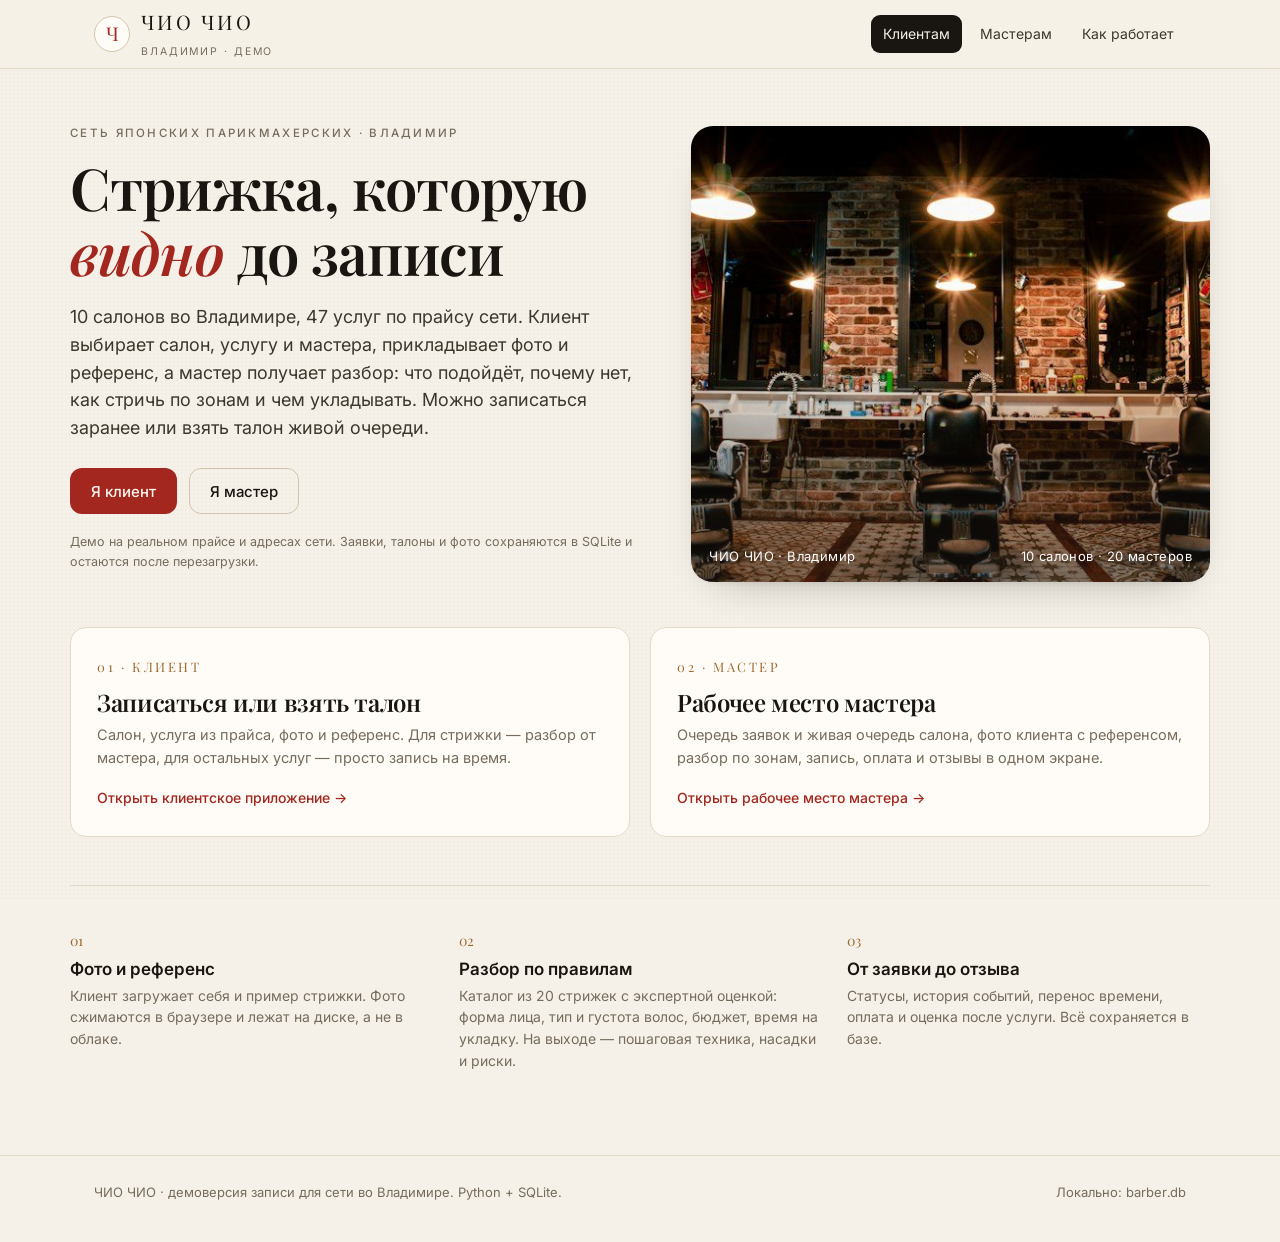
<file: index.html>
<!DOCTYPE html>
<html lang="ru">
<head>
<meta charset="utf-8">
<link rel="icon" href="data:,">
<meta name="viewport" content="width=device-width, initial-scale=1">
<title>ЧИО ЧИО Владимир — запись и разбор стрижки</title>
<link rel="preconnect" href="https://fonts.googleapis.com">
<link rel="preconnect" href="https://fonts.gstatic.com" crossorigin>
<link href="https://fonts.googleapis.com/css2?family=Inter:wght@300;400;500;600&family=Playfair+Display:ital,wght@0,500;0,600;1,500&display=swap" rel="stylesheet">
<link rel="stylesheet" href="./app.css">
</head>
<body>

<header class="topbar">
  <div class="wrap topbar-in">
    <a class="brand" href="./index.html">
      <span class="brand-mark">Ч</span>
      <span>
        <span class="brand-name">ЧИО ЧИО</span><br>
        <span class="brand-sub">Владимир · демо</span>
      </span>
    </a>
    <nav class="nav">
      <a href="./index.html" class="active">Клиентам</a>
      <a href="./master.html">Мастерам</a>
      <a href="#how">Как работает</a>
    </nav>
  </div>
</header>

<main>
  <section class="wrap hero">
    <div class="hero-grid">
      <div>
        <div class="eyebrow">сеть японских парикмахерских · Владимир</div>
        <h1>Стрижка, которую <em>видно</em> до записи</h1>
        <p class="lead">10 салонов во Владимире, 47 услуг по прайсу сети. Клиент выбирает салон,
          услугу и мастера, прикладывает фото и референс, а мастер получает разбор: что подойдёт,
          почему нет, как стричь по зонам и чем укладывать. Можно записаться заранее или взять
          талон живой очереди.</p>
        <div class="row" style="margin-top:26px">
          <a class="btn btn-primary" href="./client.html">Я клиент</a>
          <a class="btn btn-ghost" href="./master.html">Я мастер</a>
        </div>
        <p class="tiny muted" style="margin-top:18px">Демо на реальном прайсе и адресах сети. Заявки, талоны
          и фото сохраняются в SQLite и остаются после перезагрузки.</p>
      </div>
      <figure class="hero-figure" style="margin:0">
        <img src="./img/hero_salon.jpg" alt="Зал барбершопа">
        <figcaption class="hero-caption"><span>ЧИО ЧИО · Владимир</span><span>10 салонов · 20 мастеров</span></figcaption>
      </figure>
    </div>

    <div class="role-grid" style="margin-top:44px">
      <a class="role-card" href="./client.html">
        <span class="num">01 · КЛИЕНТ</span>
        <h3>Записаться или взять талон</h3>
        <p>Салон, услуга из прайса, фото и референс. Для стрижки — разбор от мастера,
          для остальных услуг — просто запись на время.</p>
        <span class="go">Открыть клиентское приложение →</span>
      </a>
      <a class="role-card" href="./master.html">
        <span class="num">02 · МАСТЕР</span>
        <h3>Рабочее место мастера</h3>
        <p>Очередь заявок и живая очередь салона, фото клиента с референсом, разбор по зонам,
          запись, оплата и отзывы в одном экране.</p>
        <span class="go">Открыть рабочее место мастера →</span>
      </a>
    </div>

    <div class="feature-row" id="how">
      <div class="feature">
        <div class="idx">01</div>
        <h4>Фото и референс</h4>
        <p>Клиент загружает себя и пример стрижки. Фото сжимаются в браузере и лежат на диске,
          а не в облаке.</p>
      </div>
      <div class="feature">
        <div class="idx">02</div>
        <h4>Разбор по правилам</h4>
        <p>Каталог из 20 стрижек с экспертной оценкой: форма лица, тип и густота волос, бюджет,
          время на укладку. На выходе — пошаговая техника, насадки и риски.</p>
      </div>
      <div class="feature">
        <div class="idx">03</div>
        <h4>От заявки до отзыва</h4>
        <p>Статусы, история событий, перенос времени, оплата и оценка после услуги. Всё сохраняется
          в базе.</p>
      </div>
    </div>
  </section>
</main>

<footer class="site">
  <div class="wrap row between">
    <span>ЧИО ЧИО · демоверсия записи для сети во Владимире. Python + SQLite.</span>
    <span>Локально: <span class="mono">barber.db</span></span>
  </div>
</footer>

</body>
</html>
</file>
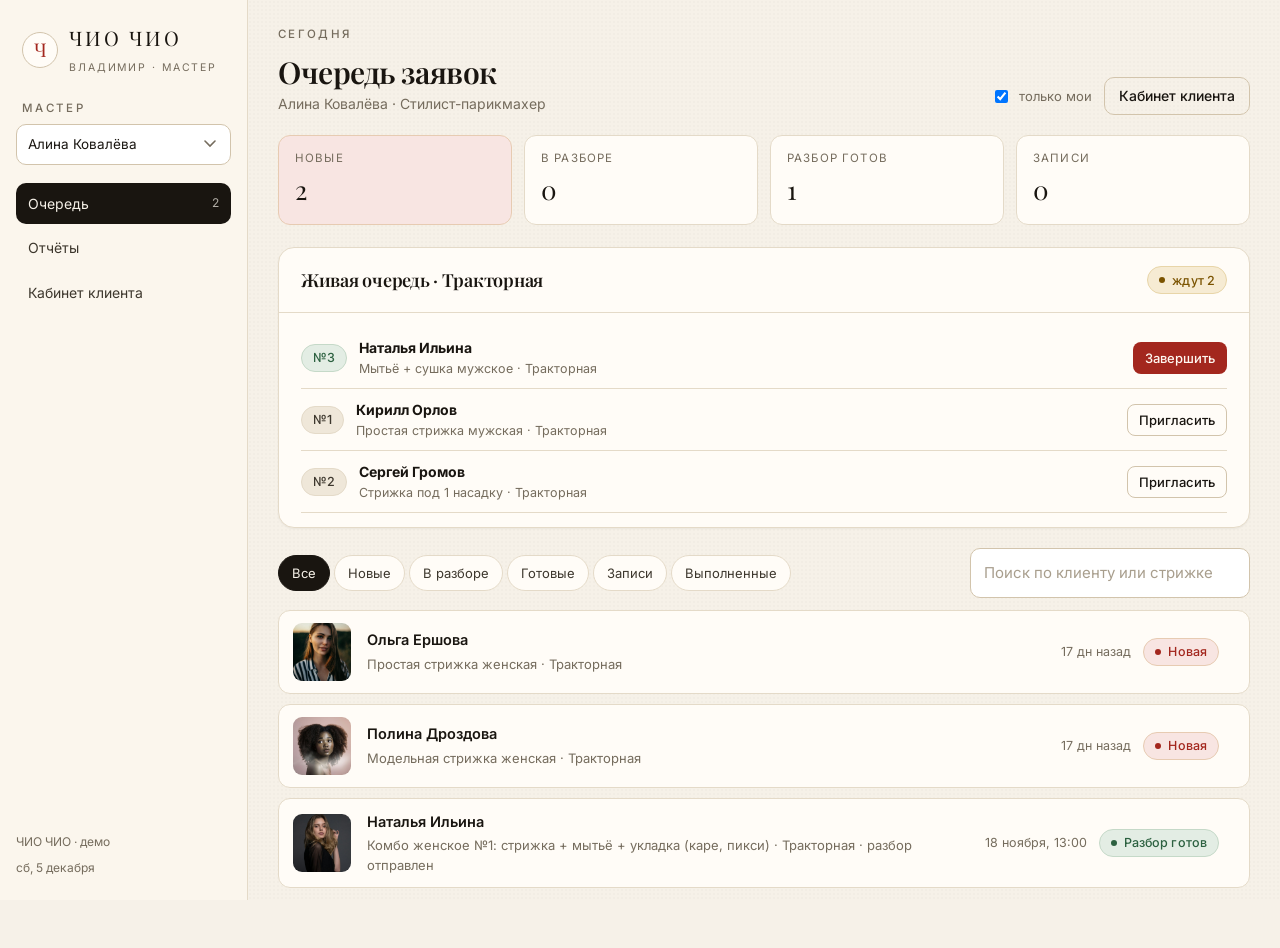
<file: master.html>
<!DOCTYPE html>
<html lang="ru">
<head>
<meta charset="utf-8">
<link rel="icon" href="data:,">
<meta name="viewport" content="width=device-width, initial-scale=1">
<title>ЧИО ЧИО — рабочее место мастера</title>
<link rel="preconnect" href="https://fonts.googleapis.com">
<link rel="preconnect" href="https://fonts.gstatic.com" crossorigin>
<link href="https://fonts.googleapis.com/css2?family=Inter:wght@300;400;500;600&family=Playfair+Display:ital,wght@0,500;0,600;1,500&display=swap" rel="stylesheet">
<link rel="stylesheet" href="./app.css">
</head>
<body>

<div class="shell">
  <aside class="side">
    <a class="brand" href="./master.html">
      <span class="brand-mark">Ч</span>
      <span>
        <span class="brand-name">ЧИО ЧИО</span><br>
        <span class="brand-sub">Владимир · мастер</span>
      </span>
    </a>

    <div>
      <div class="eyebrow" style="margin:0 0 6px 6px">мастер</div>
      <select class="select master-select" id="master-select"></select>
    </div>

    <nav class="side-nav" id="side-nav">
      <button data-route="queue" class="active">Очередь <span class="cnt" id="cnt-new"></span></button>
      <button data-route="report">Отчёты</button>
      <a href="./client.html">Кабинет клиента</a>
    </nav>

    <div class="side-foot">
      <span>ЧИО ЧИО · демо</span>
      <span id="today"></span>
    </div>
  </aside>

  <main class="master-main" id="view"></main>
</div>

<script src="./data.js"></script>
<script src="./analysis.js"></script>
<script src="./mock-api.js"></script>
<script src="./api.js"></script>
<script src="./master.js"></script>
</body>
</html>
</file>
<file: app.css>
/* ГРАНИ — общая дизайн-система демо: тёплая бумага, чернила, медь */

:root {
  --paper: #f6f1e8;
  --paper-2: #efe7d9;
  --surface: #fffcf7;
  --surface-2: #fbf6ed;
  --ink: #191510;
  --ink-2: #3d372d;
  --muted: #756c5d;
  --line: #e4dac8;
  --line-2: #d2c4ac;
  --copper: #a3271e;
  --copper-2: #c0392b;
  --copper-soft: #f8e5e2;
  --brass: #9c6b34;
  --ok: #2c6140;
  --ok-soft: #e3ede4;
  --warn: #7a5300;
  --warn-soft: #f6ebd3;
  --bad: #8a2e2a;
  --bad-soft: #f6e0dd;
  --shadow-sm: 0 1px 2px rgba(25, 21, 16, 0.05);
  --shadow: 0 2px 4px rgba(25, 21, 16, 0.04), 0 18px 44px -28px rgba(25, 21, 16, 0.45);
  --r: 16px;
  --r-sm: 10px;
  --font: "Inter", -apple-system, BlinkMacSystemFont, "Segoe UI", sans-serif;
  --display: "Playfair Display", Georgia, "Times New Roman", serif;
}

*, *::before, *::after { box-sizing: border-box; }

html { -webkit-text-size-adjust: 100%; }

body {
  margin: 0;
  background: var(--paper);
  color: var(--ink);
  font-family: var(--font);
  font-size: 16px;
  line-height: 1.55;
  -webkit-font-smoothing: antialiased;
}

body::before {
  content: "";
  position: fixed;
  inset: 0;
  pointer-events: none;
  z-index: 0;
  opacity: 0.5;
  background-image: radial-gradient(rgba(25, 21, 16, 0.035) 1px, transparent 1px);
  background-size: 4px 4px;
}

main, header, footer, aside { position: relative; z-index: 1; }

img { max-width: 100%; display: block; }

svg { width: 18px; height: 18px; flex: none; }

a { color: var(--copper); text-decoration-thickness: 1px; text-underline-offset: 3px; }

h1, h2, h3, h4 {
  font-family: var(--display);
  font-weight: 600;
  letter-spacing: -0.015em;
  line-height: 1.12;
  margin: 0 0 0.5em;
}

h1 { font-size: clamp(34px, 5vw, 58px); }
h2 { font-size: clamp(26px, 3vw, 34px); }
h3 { font-size: 21px; }
h4 { font-size: 17px; font-family: var(--font); font-weight: 600; letter-spacing: 0; }

p { margin: 0 0 1em; }

.lead { font-size: 18px; color: var(--ink-2); max-width: 56ch; }
.muted { color: var(--muted); }
.small { font-size: 14px; }
.tiny { font-size: 12.5px; }
.mono { font-variant-numeric: tabular-nums; }
.center { text-align: center; }
.nowrap { white-space: nowrap; }
.hidden { display: none !important; }

.wrap { width: 100%; max-width: 1140px; margin: 0 auto; padding: 0 24px; }
.stack > * + * { margin-top: 14px; }
.row { display: flex; gap: 12px; align-items: center; flex-wrap: wrap; }
.row.between { justify-content: space-between; }
.grow { flex: 1 1 auto; min-width: 0; }

/* ---------- верхняя панель ---------- */

.topbar {
  position: sticky;
  top: 0;
  z-index: 30;
  background: color-mix(in srgb, var(--paper) 88%, transparent);
  backdrop-filter: blur(10px);
  border-bottom: 1px solid var(--line);
}
.topbar-in { display: flex; align-items: center; gap: 18px; height: 68px; }

.brand { display: flex; align-items: center; gap: 11px; text-decoration: none; color: var(--ink); }
.brand-mark {
  width: 36px; height: 36px; border-radius: 50%;
  border: 1px solid var(--line-2);
  display: grid; place-items: center;
  font-family: var(--display); font-size: 19px; color: var(--copper);
  background: var(--surface);
}
.brand-name { font-family: var(--display); font-size: 20px; letter-spacing: 0.14em; }
.brand-sub { font-size: 10.5px; letter-spacing: 0.18em; text-transform: uppercase; color: var(--muted); }

.nav { margin-left: auto; display: flex; align-items: center; gap: 6px; }
.nav a, .nav button.navlink {
  font: inherit; font-size: 14px; color: var(--ink-2); text-decoration: none;
  padding: 8px 12px; border-radius: 9px; border: 0; background: none; cursor: pointer;
}
.nav a:hover, .nav button.navlink:hover { background: var(--paper-2); color: var(--ink); }
.nav a.active { background: var(--ink); color: var(--paper); }

/* ---------- кнопки ---------- */

.btn {
  --btn-bg: var(--ink);
  --btn-fg: var(--paper);
  display: inline-flex; align-items: center; justify-content: center; gap: 9px;
  min-height: 46px; padding: 0 20px;
  font: inherit; font-size: 15px; font-weight: 500;
  color: var(--btn-fg); background: var(--btn-bg);
  border: 1px solid transparent; border-radius: 12px;
  cursor: pointer; text-decoration: none;
  transition: transform 0.15s ease, box-shadow 0.2s ease, background 0.2s ease, opacity 0.2s;
  white-space: nowrap;
}
.btn:hover { transform: translateY(-1px); box-shadow: var(--shadow); }
.btn:active { transform: translateY(0); }
.btn:focus-visible, a:focus-visible, button:focus-visible, input:focus-visible,
select:focus-visible, textarea:focus-visible, [tabindex]:focus-visible {
  outline: 2px solid var(--copper);
  outline-offset: 2px;
}
.btn[disabled] { opacity: 0.45; cursor: not-allowed; transform: none; box-shadow: none; }
.btn svg { width: 18px; height: 18px; flex: none; }

.btn-primary { --btn-bg: var(--copper); --btn-fg: #fff8f1; }
.btn-primary:hover { --btn-bg: #7c3612; }
.btn-ghost { --btn-bg: transparent; --btn-fg: var(--ink); border-color: var(--line-2); }
.btn-ghost:hover { --btn-bg: var(--surface); }
.btn-soft { --btn-bg: var(--copper-soft); --btn-fg: var(--copper); }
.btn-danger { --btn-bg: var(--bad-soft); --btn-fg: var(--bad); }
.btn-sm { min-height: 38px; padding: 0 14px; font-size: 14px; border-radius: 10px; }
.btn-xs { min-height: 32px; padding: 0 11px; font-size: 13px; border-radius: 8px; }
.btn-block { width: 100%; }

/* ---------- бейджи и чипы ---------- */

.pill {
  display: inline-flex; align-items: center; gap: 7px;
  height: 28px; padding: 0 11px; border-radius: 999px;
  font-size: 12.5px; font-weight: 500; letter-spacing: 0.01em;
  background: var(--paper-2); color: var(--ink-2); border: 1px solid var(--line);
  white-space: nowrap;
}
.pill .dot { width: 6px; height: 6px; border-radius: 50%; background: currentColor; }
.pill-new { background: var(--copper-soft); color: var(--copper); border-color: #e7cbb2; }
.pill-in_work { background: var(--warn-soft); color: var(--warn); border-color: #e8d5a8; }
.pill-ready { background: var(--ok-soft); color: var(--ok); border-color: #c5d9c8; }
.pill-booked { background: var(--ink); color: var(--paper); border-color: var(--ink); }
.pill-done { background: #fff; color: var(--ok); border-color: #c5d9c8; }
.pill-declined { background: var(--bad-soft); color: var(--bad); border-color: #e3c0bc; }

.chip {
  display: inline-flex; align-items: center; gap: 6px;
  padding: 7px 12px; border-radius: 999px; font-size: 13px;
  background: var(--surface); border: 1px solid var(--line); color: var(--ink-2);
}
.chip b { font-weight: 600; color: var(--ink); }

.tag {
  display: inline-flex; align-items: center; gap: 6px;
  padding: 5px 10px; border-radius: 8px; font-size: 13px;
  background: var(--surface-2); border: 1px solid var(--line); color: var(--ink-2);
}

.eyebrow {
  font-size: 11.5px; letter-spacing: 0.2em; text-transform: uppercase;
  color: var(--muted); font-weight: 500; margin-bottom: 12px;
}

/* ---------- карточки ---------- */

.card {
  background: var(--surface);
  border: 1px solid var(--line);
  border-radius: var(--r);
  box-shadow: var(--shadow-sm);
}
.card-pad { padding: 22px; }
.card-head { padding: 18px 22px; border-bottom: 1px solid var(--line); display: flex; align-items: center; gap: 12px; }
.card-head h3 { margin: 0; font-size: 18px; }
.card-body { padding: 22px; }
.card-foot { padding: 16px 22px; border-top: 1px solid var(--line); background: var(--surface-2); border-radius: 0 0 var(--r) var(--r); }

.hairline { height: 1px; background: var(--line); border: 0; margin: 20px 0; }

/* ---------- формы ---------- */

.field { display: block; }
.field + .field { margin-top: 16px; }
.label { display: block; font-size: 13.5px; font-weight: 500; color: var(--ink-2); margin-bottom: 7px; }
.hint { font-size: 12.5px; color: var(--muted); margin-top: 6px; }

.input, .select, .textarea {
  width: 100%; font: inherit; font-size: 15px; color: var(--ink);
  background: #fff; border: 1px solid var(--line-2); border-radius: var(--r-sm);
  padding: 12px 13px; min-height: 46px;
  transition: border-color 0.15s, box-shadow 0.15s;
}
.input::placeholder, .textarea::placeholder { color: #a89e8d; }
.input:focus, .select:focus, .textarea:focus {
  border-color: var(--copper); box-shadow: 0 0 0 3px rgba(142, 63, 22, 0.12); outline: none;
}
.textarea { min-height: 96px; resize: vertical; line-height: 1.5; }
.select {
  appearance: none;
  background-image: url("data:image/svg+xml,%3Csvg xmlns='http://www.w3.org/2000/svg' width='12' height='8' viewBox='0 0 12 8'%3E%3Cpath d='M1 1l5 5 5-5' fill='none' stroke='%23756c5d' stroke-width='1.6' stroke-linecap='round'/%3E%3C/svg%3E");
  background-repeat: no-repeat; background-position: right 14px center; padding-right: 38px;
}
.grid-2 { display: grid; grid-template-columns: 1fr 1fr; gap: 16px; }
.grid-3 { display: grid; grid-template-columns: repeat(3, 1fr); gap: 16px; }

/* ---------- фото ---------- */

.photo {
  position: relative; overflow: hidden; border-radius: var(--r-sm);
  background: var(--paper-2); border: 1px solid var(--line);
}
.photo img { width: 100%; height: 100%; object-fit: cover; display: block; }
.photo-tag {
  position: absolute; left: 8px; bottom: 8px;
  background: rgba(25, 21, 16, 0.72); color: #fff;
  font-size: 11px; letter-spacing: 0.08em; text-transform: uppercase;
  padding: 4px 8px; border-radius: 6px; backdrop-filter: blur(4px);
}
.photo-del {
  position: absolute; right: 8px; top: 8px; width: 28px; height: 28px;
  border-radius: 50%; border: 0; background: rgba(25, 21, 16, 0.7); color: #fff;
  display: grid; place-items: center; cursor: pointer; font-size: 16px; line-height: 1;
}
.photo-del:hover { background: var(--bad); }

.dropzone {
  display: grid; place-items: center; text-align: center; gap: 6px;
  min-height: 168px; padding: 22px;
  border: 1.5px dashed var(--line-2); border-radius: var(--r);
  background: var(--surface-2); color: var(--muted); cursor: pointer;
  transition: border-color 0.15s, background 0.15s;
}
.dropzone:hover, .dropzone.over { border-color: var(--copper); background: var(--copper-soft); color: var(--copper); }
.dropzone strong { color: var(--ink-2); font-weight: 600; }

/* ---------- лендинг ---------- */

.hero { padding: 56px 0 40px; }
.hero-grid { display: grid; grid-template-columns: 1.05fr 0.95fr; gap: 48px; align-items: center; }
.hero h1 { margin-bottom: 18px; }
.hero h1 em { font-style: italic; color: var(--copper); }
.hero-figure { position: relative; border-radius: 22px; overflow: hidden; box-shadow: var(--shadow); aspect-ratio: 5 / 4.4; }
.hero-figure img { width: 100%; height: 100%; object-fit: cover; }
.hero-figure::after {
  content: ""; position: absolute; inset: 0;
  background: linear-gradient(180deg, rgba(25,21,16,0) 45%, rgba(25,21,16,0.55) 100%);
}
.hero-caption {
  position: absolute; bottom: 16px; left: 18px; right: 18px; z-index: 2;
  color: #fff; font-size: 13px; letter-spacing: 0.03em; display: flex; justify-content: space-between; gap: 12px;
}
.role-grid { display: grid; grid-template-columns: 1fr 1fr; gap: 20px; margin-top: 8px; }
.role-card {
  display: block; padding: 26px; text-decoration: none; color: inherit;
  background: var(--surface); border: 1px solid var(--line); border-radius: var(--r);
  transition: transform 0.2s, box-shadow 0.2s, border-color 0.2s;
}
.role-card:hover { transform: translateY(-3px); box-shadow: var(--shadow); border-color: var(--line-2); }
.role-card .num { font-family: var(--display); font-size: 13px; color: var(--brass); letter-spacing: 0.2em; }
.role-card h3 { margin: 10px 0 8px; font-size: 24px; }
.role-card p { color: var(--muted); font-size: 14.5px; margin-bottom: 16px; }
.role-card .go { display: inline-flex; align-items: center; gap: 8px; font-size: 14px; color: var(--copper); font-weight: 500; }

.feature-row { display: grid; grid-template-columns: repeat(3, 1fr); gap: 26px; padding: 44px 0; border-top: 1px solid var(--line); margin-top: 48px; }
.feature h4 { margin-bottom: 6px; }
.feature p { font-size: 14px; color: var(--muted); margin: 0; }
.feature .idx { font-family: var(--display); color: var(--brass); font-size: 14px; margin-bottom: 8px; }

footer.site { border-top: 1px solid var(--line); padding: 26px 0 40px; color: var(--muted); font-size: 13px; }

/* ---------- вход ---------- */

.auth { max-width: 460px; margin: 6vh auto 0; }
.auth h1 { font-size: 34px; }
.quick-list { display: grid; gap: 8px; margin-top: 14px; }
.quick-row {
  display: flex; align-items: center; gap: 10px; width: 100%; text-align: left;
  padding: 10px 12px; border-radius: 10px; border: 1px solid var(--line);
  background: var(--surface); cursor: pointer; font: inherit; font-size: 14px;
}
.quick-row:hover { border-color: var(--copper); background: var(--copper-soft); }
.avatar {
  width: 34px; height: 34px; border-radius: 50%; object-fit: cover;
  border: 1px solid var(--line); background: var(--paper-2); flex: none;
}
.avatar-lg { width: 46px; height: 46px; }
.avatar-letter { display: grid; place-items: center; color: var(--copper); font-size: 15px; }

/* ---------- список заявок ---------- */

.section-head { display: flex; align-items: flex-end; justify-content: space-between; gap: 16px; margin: 34px 0 16px; }
.section-head h2 { margin: 0; }

.req-list { display: grid; gap: 12px; }
.req-card {
  display: grid; grid-template-columns: 76px 1fr auto; gap: 16px; align-items: center;
  padding: 14px; background: var(--surface); border: 1px solid var(--line);
  border-radius: 14px; cursor: pointer; transition: border-color 0.15s, transform 0.15s, box-shadow 0.15s;
}
.req-card:hover { border-color: var(--line-2); transform: translateY(-1px); box-shadow: var(--shadow-sm); }
.req-thumb { width: 76px; height: 76px; border-radius: 10px; overflow: hidden; background: var(--paper-2); }
.req-thumb img { width: 100%; height: 100%; object-fit: cover; }
.req-main { min-width: 0; }
.req-main .title { font-weight: 600; font-size: 15.5px; display: flex; align-items: center; gap: 10px; flex-wrap: wrap; }
.req-main .meta { color: var(--muted); font-size: 13px; margin-top: 3px; display: flex; gap: 14px; flex-wrap: wrap; }
.req-main .req-meta { color: var(--muted); font-size: 13px; margin-top: 3px; display: flex; gap: 14px; flex-wrap: wrap; }
.req-side { text-align: right; display: grid; gap: 6px; justify-items: end; }

/* ---------- визард ---------- */

.wizard-head { display: flex; align-items: center; gap: 10px; margin-bottom: 22px; flex-wrap: wrap; }
.wstep { display: flex; align-items: center; gap: 8px; font-size: 13px; color: var(--muted); }
.wstep .n {
  width: 24px; height: 24px; border-radius: 50%; display: grid; place-items: center;
  border: 1px solid var(--line-2); font-size: 12px; background: var(--surface);
}
.wstep.active { color: var(--ink); }
.wstep.active .n { background: var(--ink); color: var(--paper); border-color: var(--ink); }
.wstep.done .n { background: var(--ok-soft); color: var(--ok); border-color: #c5d9c8; }
.wstep-sep { width: 26px; height: 1px; background: var(--line-2); }

.panel { background: var(--surface); border: 1px solid var(--line); border-radius: var(--r); padding: 26px; box-shadow: var(--shadow-sm); }
.panel h2 { font-size: 26px; margin-bottom: 6px; }
.panel > .lead { margin-bottom: 22px; font-size: 15px; }

.style-grid { display: grid; grid-template-columns: repeat(2, 1fr); gap: 12px; max-height: 430px; overflow: auto; padding-right: 4px; }
.style-card {
  text-align: left; padding: 14px 15px; border-radius: 12px; cursor: pointer;
  border: 1px solid var(--line); background: var(--surface); font: inherit;
  transition: border-color 0.15s, background 0.15s;
}
.style-card:hover { border-color: var(--line-2); background: var(--surface-2); }
.style-card.sel { border-color: var(--copper); background: var(--copper-soft); box-shadow: 0 0 0 3px rgba(142,63,22,0.08); }
.style-card .nm { font-weight: 600; font-size: 14.5px; display: flex; justify-content: space-between; gap: 8px; }
.style-card .tl { font-size: 12.5px; color: var(--muted); margin-top: 4px; line-height: 1.4; }
.style-card .pr { font-size: 12.5px; color: var(--copper); margin-top: 6px; white-space: nowrap; }

.photo-grid { display: grid; grid-template-columns: repeat(auto-fill, minmax(120px, 1fr)); gap: 10px; margin-top: 12px; }
.photo-grid .photo { aspect-ratio: 1 / 1.15; }

/* ---------- детальная заявка ---------- */

.detail-grid { display: grid; grid-template-columns: 1.55fr 1fr; gap: 22px; align-items: start; }
.hero-photos { display: grid; grid-template-columns: 1fr 1fr; gap: 12px; }
.hero-photos .photo { aspect-ratio: 4 / 4.6; }
.hero-photos .photo:only-child { grid-column: span 2; aspect-ratio: 16 / 10; }

.kv { display: grid; grid-template-columns: auto 1fr; gap: 8px 16px; font-size: 14px; }
.kv dt { color: var(--muted); }
.kv dd { margin: 0; }

.verdict {
  border-radius: 14px; padding: 18px 20px; border: 1px solid var(--line);
  background: var(--surface-2);
}
.verdict.ok { background: var(--ok-soft); border-color: #c5d9c8; }
.verdict.warn { background: var(--warn-soft); border-color: #e8d5a8; }
.verdict.bad { background: var(--bad-soft); border-color: #e3c0bc; }
.verdict .vt { display: flex; align-items: center; gap: 10px; font-weight: 600; font-size: 15px; margin-bottom: 6px; }
.verdict .vs { font-size: 14px; color: var(--ink-2); }
.score { display: flex; align-items: center; gap: 10px; margin-top: 12px; }
.score-bar { flex: 1; height: 6px; border-radius: 3px; background: rgba(25,21,16,0.1); overflow: hidden; }
.score-bar i { display: block; height: 100%; background: var(--copper); border-radius: 3px; }
.verdict.ok .score-bar i { background: var(--ok); }
.verdict.warn .score-bar i { background: var(--brass); }
.verdict.bad .score-bar i { background: var(--bad); }

.checks { display: grid; gap: 8px; }
.check {
  display: grid; grid-template-columns: 18px 1fr; gap: 10px; padding: 10px 12px;
  border-radius: 10px; background: var(--surface); border: 1px solid var(--line); font-size: 13.5px;
}
.check .mark { width: 18px; height: 18px; border-radius: 50%; display: grid; place-items: center; font-size: 10px; color: #fff; margin-top: 1px; }
.check.ok .mark { background: var(--ok); }
.check.warn .mark { background: var(--brass); }
.check.bad .mark { background: var(--bad); }
.check b { display: block; font-weight: 600; margin-bottom: 2px; font-size: 13px; }

.steps { counter-reset: s; display: grid; gap: 0; }
.step {
  position: relative; display: grid; grid-template-columns: 34px 1fr; gap: 14px;
  padding: 14px 0; border-bottom: 1px dashed var(--line);
}
.step:last-child { border-bottom: 0; }
.step .n {
  counter-increment: s; width: 28px; height: 28px; border-radius: 50%;
  border: 1px solid var(--line-2); display: grid; place-items: center;
  font-family: var(--display); font-size: 13px; color: var(--copper); background: var(--surface);
}
.step .zone { font-weight: 600; font-size: 14.5px; margin-bottom: 3px; }
.step .text { font-size: 14px; color: var(--ink-2); }

.meta-grid { display: grid; grid-template-columns: repeat(3, 1fr); gap: 10px; }
.meta {
  padding: 12px 14px; border-radius: 10px; background: var(--surface);
  border: 1px solid var(--line);
}
.meta .k { font-size: 11.5px; text-transform: uppercase; letter-spacing: 0.1em; color: var(--muted); }
.meta .v { font-size: 16px; font-weight: 600; margin-top: 3px; font-variant-numeric: tabular-nums; }

.list-tick { list-style: none; padding: 0; margin: 0; display: grid; gap: 8px; }
.list-tick li { position: relative; padding-left: 22px; font-size: 14px; color: var(--ink-2); }
.list-tick li::before {
  content: ""; position: absolute; left: 4px; top: 8px; width: 6px; height: 6px;
  border-radius: 50%; background: var(--brass);
}

.alt-card {
  display: grid; grid-template-columns: 1fr auto; gap: 12px; align-items: center;
  padding: 14px 16px; border-radius: 12px; border: 1px dashed var(--line-2); background: var(--surface-2);
}
.alt-card .an { font-family: var(--display); font-size: 18px; }
.alt-card .aw { font-size: 13px; color: var(--muted); }

.master-note {
  border-left: 3px solid var(--brass); padding: 4px 0 4px 14px;
  font-size: 14.5px; color: var(--ink-2); font-style: italic;
}

.timeline { display: grid; gap: 0; }
.tl-item { display: grid; grid-template-columns: 14px 1fr; gap: 12px; padding-bottom: 14px; position: relative; }
.tl-item::before {
  content: ""; position: absolute; left: 6px; top: 14px; bottom: 0; width: 1px; background: var(--line);
}
.tl-item:last-child::before { display: none; }
.tl-dot { width: 13px; height: 13px; border-radius: 50%; border: 2px solid var(--copper); background: var(--paper); margin-top: 2px; }
.tl-text { font-size: 13.5px; }
.tl-at { font-size: 12px; color: var(--muted); }

/* ---------- приложение мастера ---------- */

.shell { display: grid; grid-template-columns: 248px 1fr; min-height: 100vh; }
.shell > * { min-width: 0; }
.side {
  border-right: 1px solid var(--line); background: var(--surface-2);
  padding: 22px 16px; display: flex; flex-direction: column; gap: 18px;
  position: sticky; top: 0; height: 100vh; overflow: auto;
}
.side .brand { padding: 0 6px 4px; }
.side-nav { display: grid; gap: 3px; }
.side-nav button, .side-nav a {
  display: flex; align-items: center; gap: 10px; width: 100%;
  padding: 10px 12px; border-radius: 10px; border: 0; background: none;
  font: inherit; font-size: 14px; color: var(--ink-2); text-align: left; cursor: pointer; text-decoration: none;
}
.side-nav button:hover, .side-nav a:hover { background: var(--paper-2); }
.side-nav .active { background: var(--ink); color: var(--paper); }
.side-nav .cnt { margin-left: auto; font-size: 12px; opacity: 0.7; }
.side-foot { margin-top: auto; font-size: 12px; color: var(--muted); display: grid; gap: 8px; }

.master-select { width: 100%; font-size: 13.5px; padding: 9px 30px 9px 11px; min-height: 40px; }

.master-main { padding: 26px 30px 60px; max-width: 1180px; width: 100%; }
.page-head { display: flex; align-items: flex-end; justify-content: space-between; gap: 18px; margin-bottom: 20px; flex-wrap: wrap; }
.page-head h1 { font-size: 30px; margin: 0 0 4px; }
.page-head .sub { color: var(--muted); font-size: 14px; }

.stat-row { display: grid; grid-template-columns: repeat(4, 1fr); gap: 12px; margin-bottom: 22px; }
.stat {
  padding: 14px 16px; border-radius: 12px; background: var(--surface);
  border: 1px solid var(--line);
}
.stat .k { font-size: 11.5px; text-transform: uppercase; letter-spacing: 0.1em; color: var(--muted); }
.stat .v { font-family: var(--display); font-size: 26px; margin-top: 2px; }
.stat.alert { border-color: #e7cbb2; background: var(--copper-soft); }

.tabs { display: flex; gap: 4px; margin-bottom: 14px; flex-wrap: wrap; }
.tab {
  padding: 7px 13px; border-radius: 999px; border: 1px solid var(--line);
  background: var(--surface); font: inherit; font-size: 13px; color: var(--ink-2); cursor: pointer;
}
.tab.active { background: var(--ink); color: var(--paper); border-color: var(--ink); }

.queue { display: grid; gap: 10px; }
.qrow {
  display: grid; grid-template-columns: 58px 1fr auto auto; gap: 16px; align-items: center;
  padding: 12px 14px; border-radius: 12px; background: var(--surface);
  border: 1px solid var(--line); cursor: pointer; transition: border-color 0.15s, box-shadow 0.15s;
}
.qrow:hover { border-color: var(--line-2); box-shadow: var(--shadow-sm); }
.qrow .ph { width: 58px; height: 58px; border-radius: 9px; overflow: hidden; background: var(--paper-2); }
.qrow .ph img { width: 100%; height: 100%; object-fit: cover; }
.qrow .who { font-weight: 600; font-size: 14.5px; }
.qrow .what { font-size: 13px; color: var(--muted); margin-top: 2px; }
.qrow .qside { display: flex; align-items: center; gap: 12px; justify-content: flex-end; }
.qrow .when { font-size: 12.5px; color: var(--muted); text-align: right; white-space: nowrap; }

.detail-col { display: grid; gap: 18px; }

.editor .field + .field { margin-top: 14px; }
.editor-row { display: grid; grid-template-columns: repeat(3, 1fr); gap: 12px; }

.step-edit { display: grid; grid-template-columns: 26px 1fr auto; gap: 8px; align-items: start; margin-bottom: 8px; }
.step-edit .n { font-family: var(--display); color: var(--copper); font-size: 13px; padding-top: 10px; text-align: center; }
.step-edit .textarea { min-height: 62px; font-size: 13.5px; }

.bar-list { display: grid; gap: 10px; }
.bar-row { display: grid; grid-template-columns: 150px 1fr 32px; gap: 10px; align-items: center; font-size: 13.5px; }
.bar { height: 8px; border-radius: 4px; background: var(--paper-2); overflow: hidden; }
.bar i { display: block; height: 100%; background: var(--copper); border-radius: 4px; }

.table { width: 100%; border-collapse: collapse; font-size: 14px; }
.table th {
  text-align: left; font-weight: 500; font-size: 11.5px; text-transform: uppercase;
  letter-spacing: 0.1em; color: var(--muted); padding: 0 12px 10px; border-bottom: 1px solid var(--line);
}
.table td { padding: 12px; border-bottom: 1px solid var(--line); }
.table tr:last-child td { border-bottom: 0; }

/* ---------- модалка, лайтбокс, тост ---------- */

.modal-back {
  position: fixed; inset: 0; z-index: 60; background: rgba(25, 21, 16, 0.55);
  display: grid; place-items: center; padding: 20px; animation: fade 0.18s ease;
}
.modal {
  width: min(520px, 100%); background: var(--surface); border-radius: 18px;
  padding: 24px; box-shadow: var(--shadow); animation: rise 0.22s ease;
}
.modal h3 { margin-bottom: 6px; }

.lightbox { position: fixed; inset: 0; z-index: 70; background: rgba(15, 12, 8, 0.9); display: grid; place-items: center; padding: 30px; }
.lightbox img { max-width: 100%; max-height: 90vh; border-radius: 10px; }

.toast {
  position: fixed; left: 50%; bottom: 26px; transform: translateX(-50%);
  z-index: 80; background: var(--ink); color: var(--paper);
  padding: 12px 18px; border-radius: 12px; font-size: 14px;
  box-shadow: var(--shadow); animation: rise 0.2s ease;
}
.toast.err { background: var(--bad); }

.stars { display: inline-flex; gap: 4px; }
.star { width: 34px; height: 34px; border: 0; background: none; cursor: pointer; color: var(--line-2); font-size: 26px; line-height: 1; padding: 0; }
.star.on { color: var(--brass); }

@keyframes fade { from { opacity: 0; } to { opacity: 1; } }
@keyframes rise { from { opacity: 0; transform: translateY(8px); } to { opacity: 1; transform: none; } }
.view { animation: fade 0.18s ease; }

@media (max-width: 400px) {
  .nav a, .nav button.navlink { font-size: 11.5px; padding: 6px 4px; }
  .brand-name { font-size: 16px; }
}

@media (prefers-reduced-motion: reduce) {
  *, *::before, *::after { animation-duration: 0.001ms !important; transition-duration: 0.001ms !important; }
}

/* ---------- адаптив ---------- */

@media (max-width: 1000px) {
  .hero-grid { grid-template-columns: 1fr; gap: 28px; }
  .hero { padding: 34px 0 24px; }
  .detail-grid { grid-template-columns: 1fr; }
  .feature-row { grid-template-columns: 1fr; gap: 18px; }
  .shell { grid-template-columns: 1fr; }
  .side {
    position: static; height: auto; border-right: 0; border-bottom: 1px solid var(--line);
    flex-direction: row; align-items: center; gap: 12px; overflow-x: auto; padding: 12px 16px;
  }
  .side .brand-sub, .side-foot { display: none; }
  .side-nav { display: flex; gap: 4px; }
  .side-nav button, .side-nav a { white-space: nowrap; padding: 8px 11px; }
  .master-main { padding: 20px 18px 50px; }
}

@media (max-width: 720px) {
  .wrap { padding: 0 16px; }
  .topbar-in { height: auto; min-height: 58px; flex-wrap: wrap; padding: 9px 0; row-gap: 2px; }
  .brand-sub { display: none; }
  .nav { width: 100%; margin-left: 0; justify-content: space-between; gap: 2px; }
  .nav a, .nav button.navlink { padding: 6px 7px; font-size: 12.5px; }
  .side { flex-wrap: nowrap; }
  .side .brand { display: none; }
  .master-select { flex: none; width: 150px; max-width: 150px; }
  .side a[href="/client"] { display: none; }
  .qrow .pill { justify-self: start; }
  #queue-search { max-width: none !important; width: 100%; }
  .role-grid { grid-template-columns: 1fr; }
  .grid-2, .grid-3 { grid-template-columns: 1fr; }
  .stat-row { grid-template-columns: 1fr 1fr; }
  .meta-grid { grid-template-columns: 1fr 1fr; }
  .req-card { grid-template-columns: 62px 1fr; }
  .req-side { grid-column: 1 / -1; justify-items: start; text-align: left; }
  .qrow { grid-template-columns: 50px 1fr; }
  .qrow .qside { grid-column: 2; justify-content: flex-start; gap: 10px; }
  .style-grid { grid-template-columns: 1fr; max-height: none; }
  .hero-photos { grid-template-columns: 1fr 1fr; }
  .panel { padding: 18px; }
  .brand-name { font-size: 17px; }
  .wizard-head { gap: 6px; }
  .wstep span.lbl { display: none; }
}
</file>
